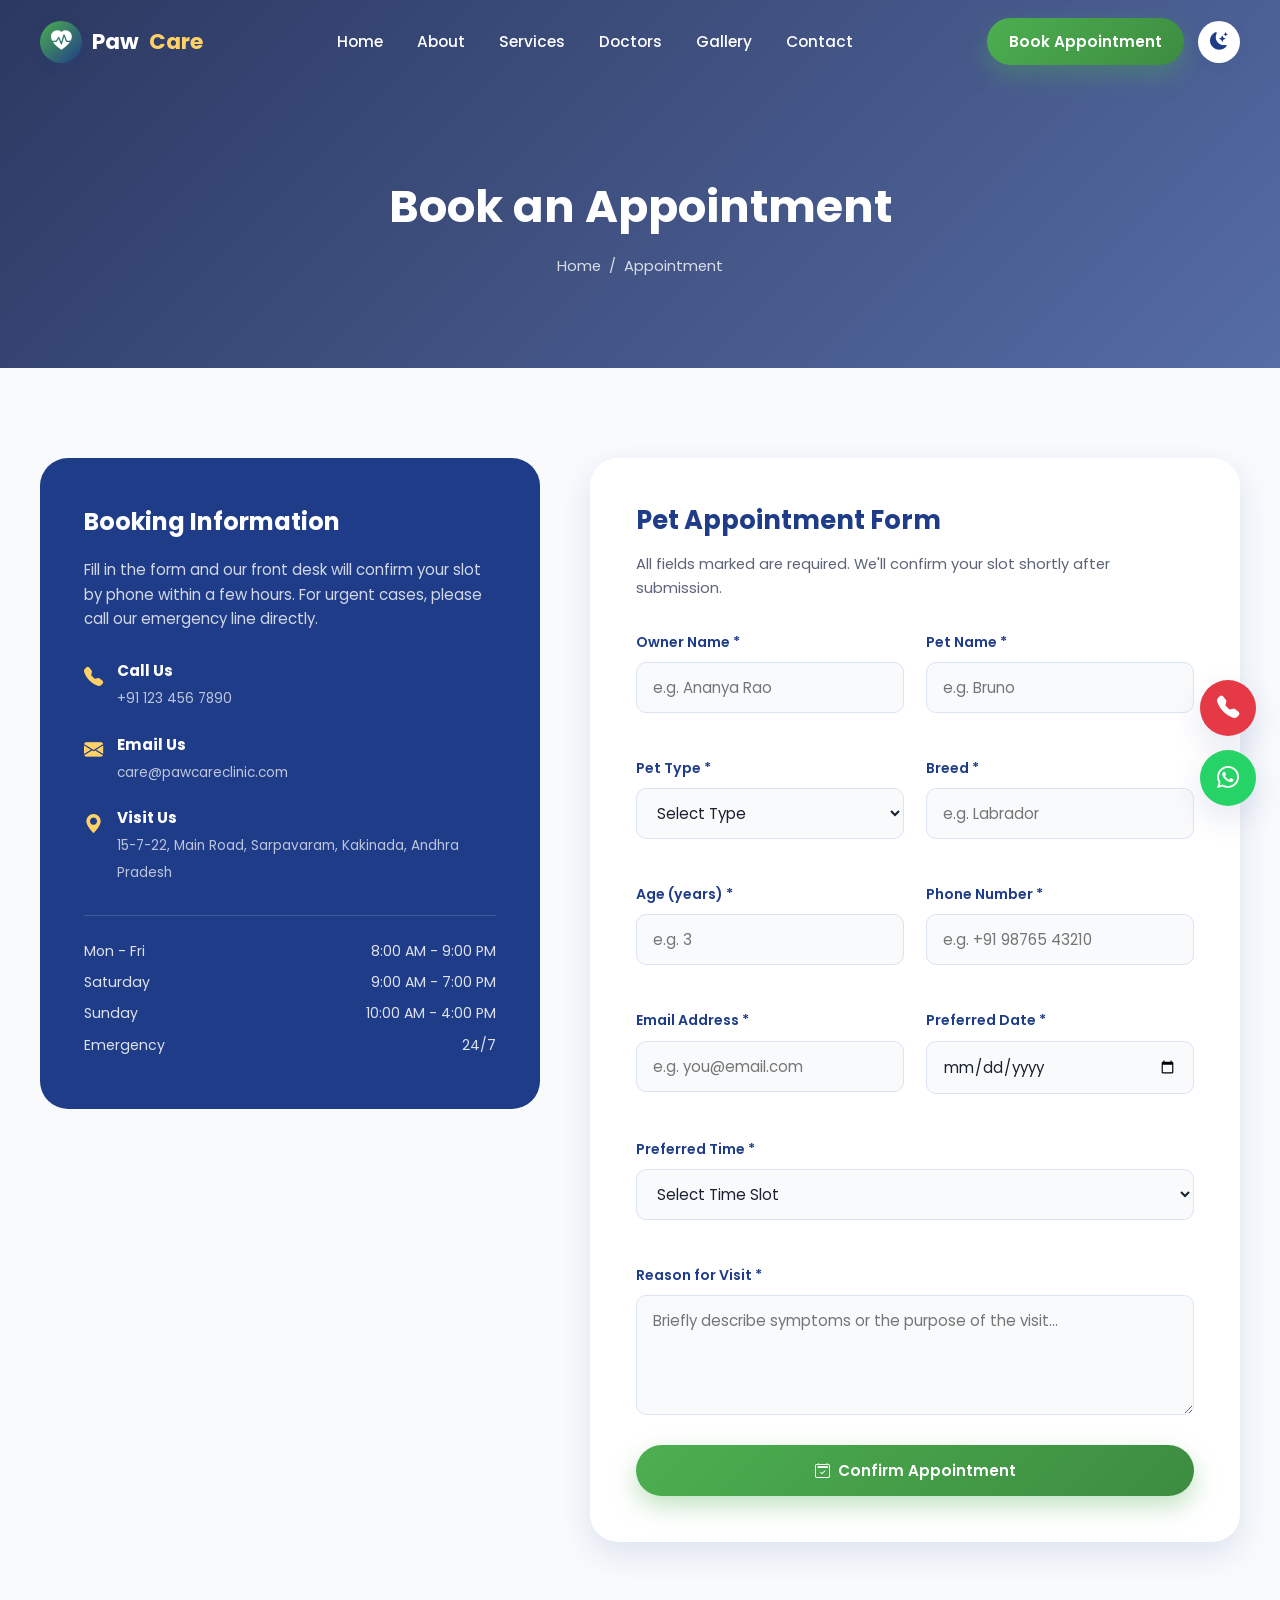
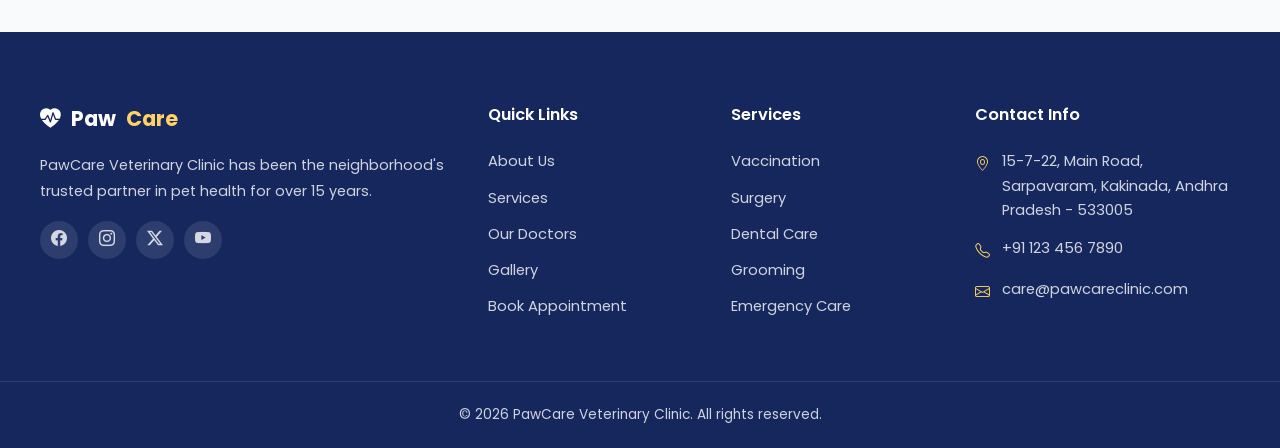
<file: appointment.html>
<!DOCTYPE html>
<html lang="en">
<head>
<meta charset="UTF-8">
<meta name="viewport" content="width=device-width, initial-scale=1.0">
<title>Book an Appointment | PawCare Veterinary Clinic</title>
<link rel="icon" href="https://images.unsplash.com/photo-1517849845537-4d257902861a?q=80&w=64&h=64&fit=crop">
<link rel="preconnect" href="https://fonts.googleapis.com">
<link href="https://fonts.googleapis.com/css2?family=Poppins:wght@300;400;500;600;700&display=swap" rel="stylesheet">
<link rel="stylesheet" href="https://cdn.jsdelivr.net/npm/bootstrap-icons@1.11.3/font/bootstrap-icons.css">
<link rel="stylesheet" href="style.css">
</head>
<body>

<div id="loader"><i class="bi bi-heart-pulse-fill loader-paw"></i></div>

<header class="navbar" id="navbar">
  <div class="container nav-inner">
    <a href="index.html" class="logo"><span class="logo-icon"><i class="bi bi-heart-pulse-fill"></i></span>Paw<span>Care</span></a>
    <nav class="nav-links" id="navLinks">
      <a href="index.html">Home</a>
      <a href="about.html">About</a>
      <a href="services.html">Services</a>
      <a href="doctors.html">Doctors</a>
      <a href="gallery.html">Gallery</a>
      <a href="contact.html">Contact</a>
    </nav>
    <div class="nav-actions">
      <a href="appointment.html" class="btn btn-primary" style="padding:11px 22px;">Book Appointment</a>
      <button class="theme-toggle" id="themeToggle" aria-label="Toggle dark mode"><i class="bi bi-moon-stars-fill"></i></button>
      <button class="nav-toggle" id="navToggle" aria-label="Toggle menu"><i class="bi bi-list"></i></button>
    </div>
  </div>
</header>

<section class="page-header">
  <div class="container">
    <h1>Book an Appointment</h1>
    <div class="breadcrumb"><a href="index.html">Home</a> / <span>Appointment</span></div>
  </div>
</section>

<section>
  <div class="container appointment-wrap">

    <!-- Info Panel -->
    <div class="appt-info fade-up">
      <h3>Booking Information</h3>
      <p>Fill in the form and our front desk will confirm your slot by phone within a few hours. For urgent cases, please call our emergency line directly.</p>

      <div class="appt-info-item"><i class="bi bi-telephone-fill"></i><div><h5>Call Us</h5><span>+91 123 456 7890</span></div></div>
      <div class="appt-info-item"><i class="bi bi-envelope-fill"></i><div><h5>Email Us</h5><span>care@pawcareclinic.com</span></div></div>
      <div class="appt-info-item"><i class="bi bi-geo-alt-fill"></i><div><h5>Visit Us</h5><span>15-7-22, Main Road, Sarpavaram, Kakinada, Andhra Pradesh</span></div></div>

      <div class="appt-hours">
        <div class="hrow"><span>Mon - Fri</span><span>8:00 AM - 9:00 PM</span></div>
        <div class="hrow"><span>Saturday</span><span>9:00 AM - 7:00 PM</span></div>
        <div class="hrow"><span>Sunday</span><span>10:00 AM - 4:00 PM</span></div>
        <div class="hrow"><span>Emergency</span><span>24/7</span></div>
      </div>
    </div>

    <!-- Booking Form -->
    <div class="form-card fade-up">
      <h3 class="section-title" style="font-size:1.6rem;">Pet Appointment Form</h3>
      <p style="color:var(--text-light);margin-bottom:30px;font-size:.92rem;">All fields marked are required. We'll confirm your slot shortly after submission.</p>

      <form id="appointmentForm" novalidate>
        <div class="form-grid">
          <div class="form-group">
            <label for="ownerName">Owner Name *</label>
            <input type="text" id="ownerName" placeholder="e.g. Ananya Rao">
            <span class="error-msg">Please enter your name.</span>
          </div>
          <div class="form-group">
            <label for="petName">Pet Name *</label>
            <input type="text" id="petName" placeholder="e.g. Bruno">
            <span class="error-msg">Please enter your pet's name.</span>
          </div>
          <div class="form-group">
            <label for="petType">Pet Type *</label>
            <select id="petType">
              <option value="">Select Type</option>
              <option>Dog</option><option>Cat</option><option>Bird</option>
              <option>Rabbit</option><option>Other</option>
            </select>
            <span class="error-msg">Please select a pet type.</span>
          </div>
          <div class="form-group">
            <label for="breed">Breed *</label>
            <input type="text" id="breed" placeholder="e.g. Labrador">
            <span class="error-msg">Please enter the breed.</span>
          </div>
          <div class="form-group">
            <label for="petAge">Age (years) *</label>
            <input type="number" id="petAge" min="0" max="40" placeholder="e.g. 3">
            <span class="error-msg">Please enter a valid age.</span>
          </div>
          <div class="form-group">
            <label for="phone">Phone Number *</label>
            <input type="tel" id="phone" placeholder="e.g. +91 98765 43210">
            <span class="error-msg">Please enter a valid phone number.</span>
          </div>
          <div class="form-group">
            <label for="email">Email Address *</label>
            <input type="email" id="email" placeholder="e.g. you@email.com">
            <span class="error-msg">Please enter a valid email.</span>
          </div>
          <div class="form-group">
            <label for="apptDate">Preferred Date *</label>
            <input type="date" id="apptDate">
            <span class="error-msg">Please choose a date.</span>
          </div>
          <div class="form-group full">
            <label for="apptTime">Preferred Time *</label>
            <select id="apptTime">
              <option value="">Select Time Slot</option>
              <option>09:00 AM - 10:00 AM</option>
              <option>10:00 AM - 11:00 AM</option>
              <option>11:00 AM - 12:00 PM</option>
              <option>02:00 PM - 03:00 PM</option>
              <option>04:00 PM - 05:00 PM</option>
              <option>06:00 PM - 07:00 PM</option>
            </select>
            <span class="error-msg">Please choose a time slot.</span>
          </div>
          <div class="form-group full">
            <label for="reason">Reason for Visit *</label>
            <textarea id="reason" rows="4" placeholder="Briefly describe symptoms or the purpose of the visit..."></textarea>
            <span class="error-msg">Please tell us the reason for the visit.</span>
          </div>
        </div>
        <button type="submit" class="btn btn-primary btn-block"><i class="bi bi-calendar2-check"></i> Confirm Appointment</button>
      </form>
    </div>
  </div>
</section>

<!-- Success Modal -->
<div class="modal-overlay" id="successModal">
  <div class="modal-box">
    <div class="modal-icon"><i class="bi bi-check-lg"></i></div>
    <h3>Appointment Requested!</h3>
    <p>Thank you! We've received your booking request and our team will call you shortly to confirm the slot.</p>
    <button class="btn btn-primary btn-block" onclick="closeSuccessModal()">Done</button>
  </div>
</div>

<footer>
  <div class="container footer-grid">
    <div class="footer-col">
      <a href="index.html" class="footer-logo"><i class="bi bi-heart-pulse-fill"></i> Paw<span>Care</span></a>
      <p>PawCare Veterinary Clinic has been the neighborhood's trusted partner in pet health for over 15 years.</p>
      <div class="social-icons">
        <a href="#"><i class="bi bi-facebook"></i></a><a href="#"><i class="bi bi-instagram"></i></a>
        <a href="#"><i class="bi bi-twitter-x"></i></a><a href="#"><i class="bi bi-youtube"></i></a>
      </div>
    </div>
    <div class="footer-col"><h5>Quick Links</h5><ul>
      <li><a href="about.html">About Us</a></li><li><a href="services.html">Services</a></li>
      <li><a href="doctors.html">Our Doctors</a></li><li><a href="gallery.html">Gallery</a></li>
      <li><a href="appointment.html">Book Appointment</a></li></ul>
    </div>
    <div class="footer-col"><h5>Services</h5><ul>
      <li><a href="services.html">Vaccination</a></li><li><a href="services.html">Surgery</a></li>
      <li><a href="services.html">Dental Care</a></li><li><a href="services.html">Grooming</a></li>
      <li><a href="services.html">Emergency Care</a></li></ul>
    </div>
    <div class="footer-col"><h5>Contact Info</h5>
      <div class="footer-contact-item"><i class="bi bi-geo-alt"></i><span>15-7-22, Main Road, Sarpavaram, Kakinada, Andhra Pradesh - 533005</span></div>
      <div class="footer-contact-item"><i class="bi bi-telephone"></i><span>+91 123 456 7890</span></div>
      <div class="footer-contact-item"><i class="bi bi-envelope"></i><span>care@pawcareclinic.com</span></div>
    </div>
  </div>
  <div class="footer-bottom">&copy; 2026 PawCare Veterinary Clinic. All rights reserved.</div>
</footer>

<div class="floating-btns">
  <a href="tel:+911234567890" class="float-btn emergency-btn" aria-label="Emergency Call"><i class="bi bi-telephone-fill"></i></a>
  <a href="https://wa.me/911234567890" target="_blank" class="float-btn whatsapp-btn" aria-label="WhatsApp"><i class="bi bi-whatsapp"></i></a>
  <button class="float-btn back-to-top" id="backToTop" aria-label="Back to top"><i class="bi bi-arrow-up"></i></button>
</div>

<script src="js/script.js"></script>
</body>
</html>
</file>
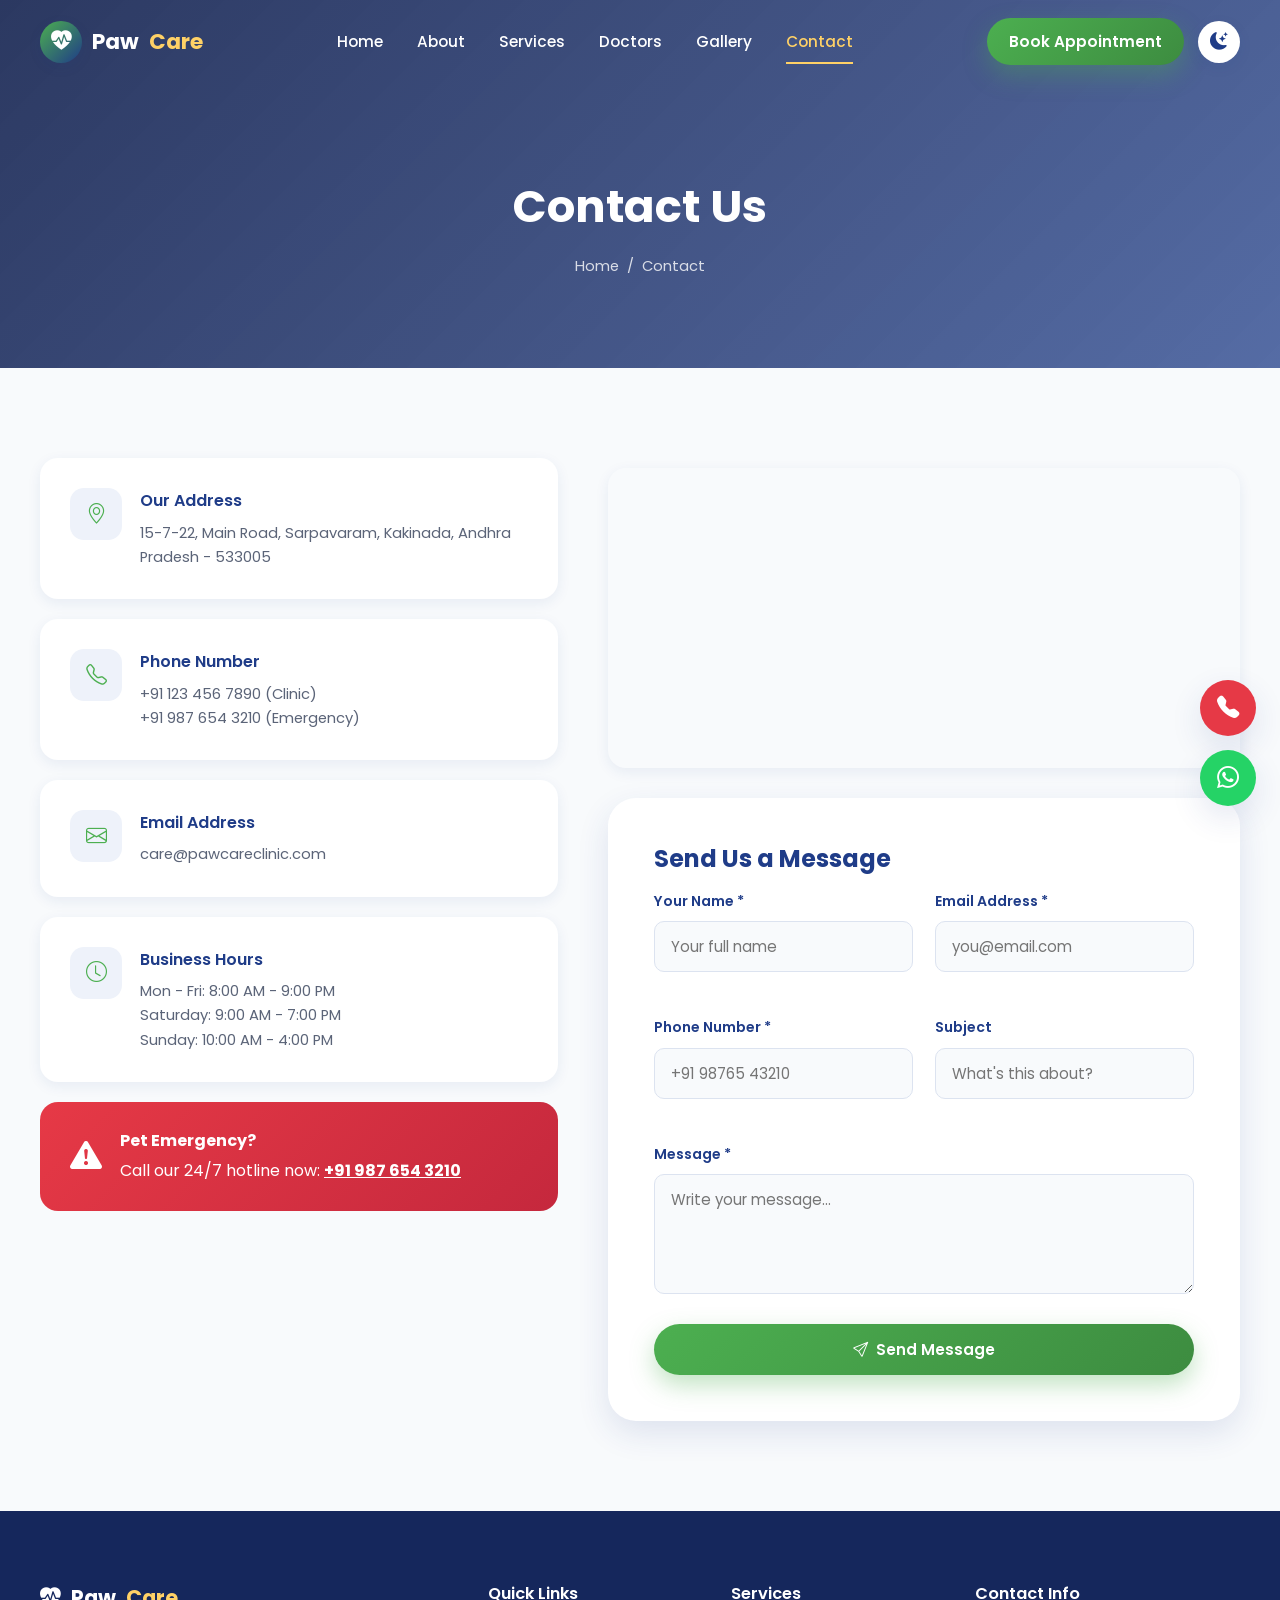
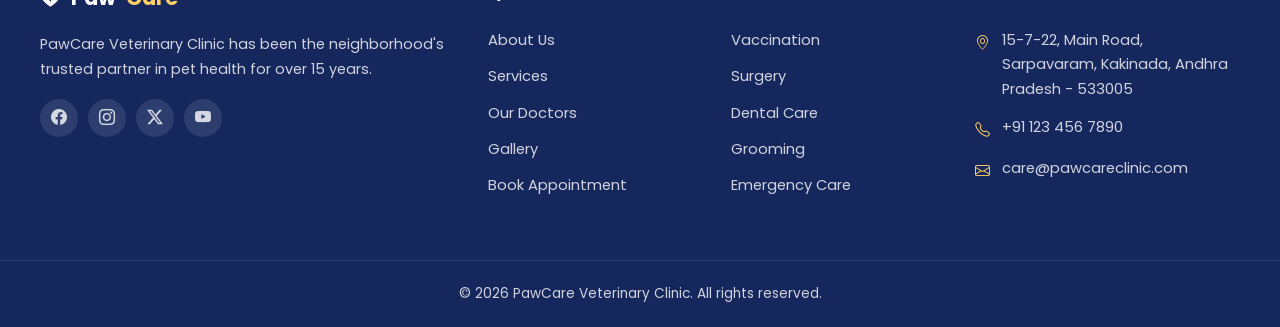
<file: contact.html>
<!DOCTYPE html>
<html lang="en">
<head>
<meta charset="UTF-8">
<meta name="viewport" content="width=device-width, initial-scale=1.0">
<title>Contact Us | PawCare Veterinary Clinic</title>
<link rel="icon" href="https://images.unsplash.com/photo-1517849845537-4d257902861a?q=80&w=64&h=64&fit=crop">
<link rel="preconnect" href="https://fonts.googleapis.com">
<link href="https://fonts.googleapis.com/css2?family=Poppins:wght@300;400;500;600;700&display=swap" rel="stylesheet">
<link rel="stylesheet" href="https://cdn.jsdelivr.net/npm/bootstrap-icons@1.11.3/font/bootstrap-icons.css">
<link rel="stylesheet" href="style.css">
</head>
<body>

<div id="loader"><i class="bi bi-heart-pulse-fill loader-paw"></i></div>

<header class="navbar" id="navbar">
  <div class="container nav-inner">
    <a href="index.html" class="logo"><span class="logo-icon"><i class="bi bi-heart-pulse-fill"></i></span>Paw<span>Care</span></a>
    <nav class="nav-links" id="navLinks">
      <a href="index.html">Home</a>
      <a href="about.html">About</a>
      <a href="services.html">Services</a>
      <a href="doctors.html">Doctors</a>
      <a href="gallery.html">Gallery</a>
      <a href="contact.html">Contact</a>
    </nav>
    <div class="nav-actions">
      <a href="appointment.html" class="btn btn-primary" style="padding:11px 22px;">Book Appointment</a>
      <button class="theme-toggle" id="themeToggle" aria-label="Toggle dark mode"><i class="bi bi-moon-stars-fill"></i></button>
      <button class="nav-toggle" id="navToggle" aria-label="Toggle menu"><i class="bi bi-list"></i></button>
    </div>
  </div>
</header>

<section class="page-header">
  <div class="container">
    <h1>Contact Us</h1>
    <div class="breadcrumb"><a href="index.html">Home</a> / <span>Contact</span></div>
  </div>
</section>

<section>
  <div class="container contact-grid">

    <!-- Contact details -->
    <div>
      <div class="contact-card fade-up">
        <div class="icon-box"><i class="bi bi-geo-alt"></i></div>
        <div><h4>Our Address</h4><p>15-7-22, Main Road, Sarpavaram, Kakinada, Andhra Pradesh - 533005</p></div>
      </div>
      <div class="contact-card fade-up">
        <div class="icon-box"><i class="bi bi-telephone"></i></div>
        <div><h4>Phone Number</h4><p>+91 123 456 7890 (Clinic)<br>+91 987 654 3210 (Emergency)</p></div>
      </div>
      <div class="contact-card fade-up">
        <div class="icon-box"><i class="bi bi-envelope"></i></div>
        <div><h4>Email Address</h4><p>care@pawcareclinic.com</p></div>
      </div>
      <div class="contact-card fade-up">
        <div class="icon-box"><i class="bi bi-clock"></i></div>
        <div>
          <h4>Business Hours</h4>
          <p>Mon - Fri: 8:00 AM - 9:00 PM<br>Saturday: 9:00 AM - 7:00 PM<br>Sunday: 10:00 AM - 4:00 PM</p>
        </div>
      </div>

      <div class="emergency-banner fade-up">
        <i class="bi bi-exclamation-triangle-fill"></i>
        <div><h4>Pet Emergency?</h4>Call our 24/7 hotline now: <a href="tel:+919876543210">+91 987 654 3210</a></div>
      </div>
    </div>

    <!-- Map + Form -->
    <div>
      <div class="map-wrap fade-up">
        <iframe src="https://www.google.com/maps?q=Kakinada,Andhra+Pradesh&output=embed" loading="lazy" referrerpolicy="no-referrer-when-downgrade" title="PawCare Clinic Location"></iframe>
      </div>

      <div class="form-card fade-up" style="margin-top:30px;">
        <h3 class="section-title" style="font-size:1.5rem;">Send Us a Message</h3>
        <form id="contactForm" novalidate>
          <div class="form-grid">
            <div class="form-group">
              <label for="cName">Your Name *</label>
              <input type="text" id="cName" placeholder="Your full name">
              <span class="error-msg">Please enter your name.</span>
            </div>
            <div class="form-group">
              <label for="cEmail">Email Address *</label>
              <input type="email" id="cEmail" placeholder="you@email.com">
              <span class="error-msg">Please enter a valid email.</span>
            </div>
            <div class="form-group">
              <label for="cPhone">Phone Number *</label>
              <input type="tel" id="cPhone" placeholder="+91 98765 43210">
              <span class="error-msg">Please enter a valid phone number.</span>
            </div>
            <div class="form-group">
              <label for="cSubject">Subject</label>
              <input type="text" id="cSubject" placeholder="What's this about?">
            </div>
            <div class="form-group full">
              <label for="cMessage">Message *</label>
              <textarea id="cMessage" rows="4" placeholder="Write your message..."></textarea>
              <span class="error-msg">Please enter a message.</span>
            </div>
          </div>
          <button type="submit" class="btn btn-primary btn-block"><i class="bi bi-send"></i> Send Message</button>
        </form>
      </div>
    </div>
  </div>
</section>

<!-- Success Modal -->
<div class="modal-overlay" id="successModal">
  <div class="modal-box">
    <div class="modal-icon"><i class="bi bi-check-lg"></i></div>
    <h3>Message Sent!</h3>
    <p>Thanks for reaching out — our team will get back to you within 24 hours.</p>
    <button class="btn btn-primary btn-block" onclick="closeSuccessModal()">Done</button>
  </div>
</div>

<footer>
  <div class="container footer-grid">
    <div class="footer-col">
      <a href="index.html" class="footer-logo"><i class="bi bi-heart-pulse-fill"></i> Paw<span>Care</span></a>
      <p>PawCare Veterinary Clinic has been the neighborhood's trusted partner in pet health for over 15 years.</p>
      <div class="social-icons">
        <a href="#"><i class="bi bi-facebook"></i></a><a href="#"><i class="bi bi-instagram"></i></a>
        <a href="#"><i class="bi bi-twitter-x"></i></a><a href="#"><i class="bi bi-youtube"></i></a>
      </div>
    </div>
    <div class="footer-col"><h5>Quick Links</h5><ul>
      <li><a href="about.html">About Us</a></li><li><a href="services.html">Services</a></li>
      <li><a href="doctors.html">Our Doctors</a></li><li><a href="gallery.html">Gallery</a></li>
      <li><a href="appointment.html">Book Appointment</a></li></ul>
    </div>
    <div class="footer-col"><h5>Services</h5><ul>
      <li><a href="services.html">Vaccination</a></li><li><a href="services.html">Surgery</a></li>
      <li><a href="services.html">Dental Care</a></li><li><a href="services.html">Grooming</a></li>
      <li><a href="services.html">Emergency Care</a></li></ul>
    </div>
    <div class="footer-col"><h5>Contact Info</h5>
      <div class="footer-contact-item"><i class="bi bi-geo-alt"></i><span>15-7-22, Main Road, Sarpavaram, Kakinada, Andhra Pradesh - 533005</span></div>
      <div class="footer-contact-item"><i class="bi bi-telephone"></i><span>+91 123 456 7890</span></div>
      <div class="footer-contact-item"><i class="bi bi-envelope"></i><span>care@pawcareclinic.com</span></div>
    </div>
  </div>
  <div class="footer-bottom">&copy; 2026 PawCare Veterinary Clinic. All rights reserved.</div>
</footer>

<div class="floating-btns">
  <a href="tel:+911234567890" class="float-btn emergency-btn" aria-label="Emergency Call"><i class="bi bi-telephone-fill"></i></a>
  <a href="https://wa.me/911234567890" target="_blank" class="float-btn whatsapp-btn" aria-label="WhatsApp"><i class="bi bi-whatsapp"></i></a>
  <button class="float-btn back-to-top" id="backToTop" aria-label="Back to top"><i class="bi bi-arrow-up"></i></button>
</div>

<script src="js/script.js"></script>
</body>
</html>
</file>
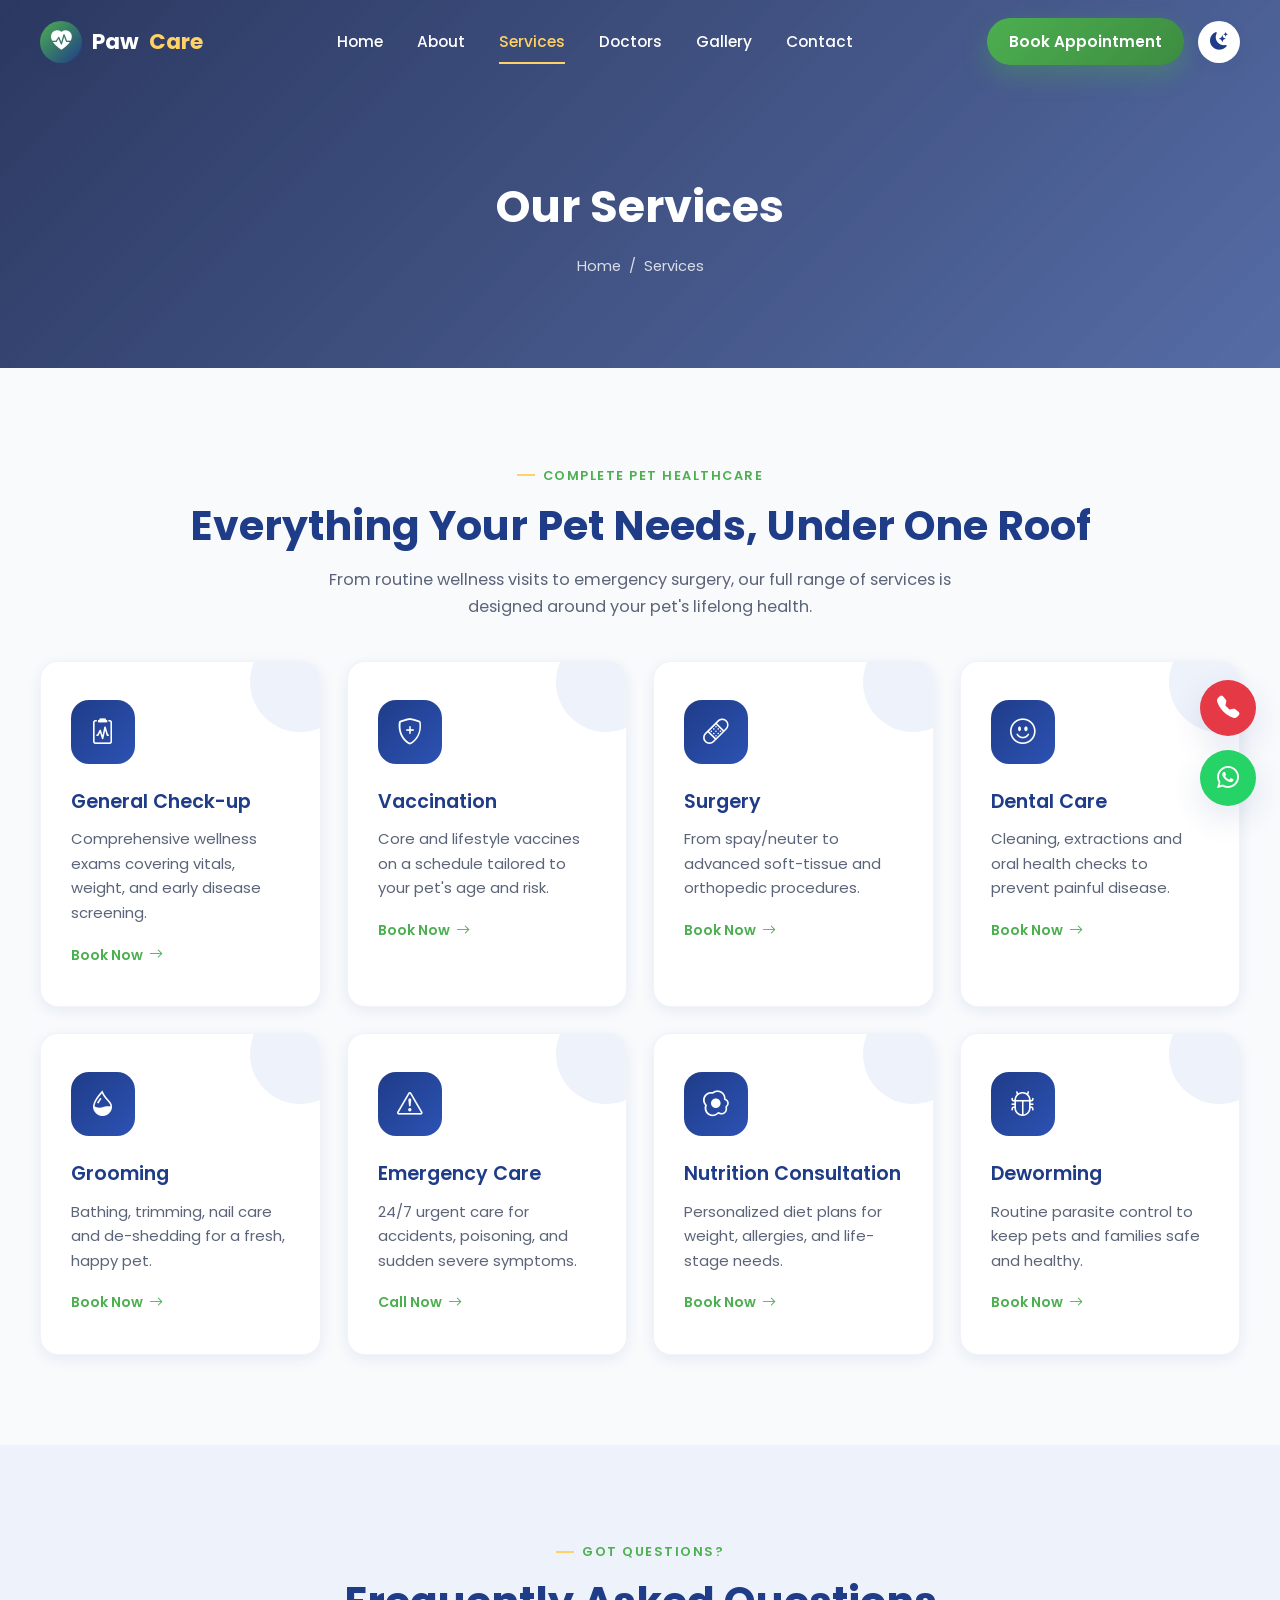
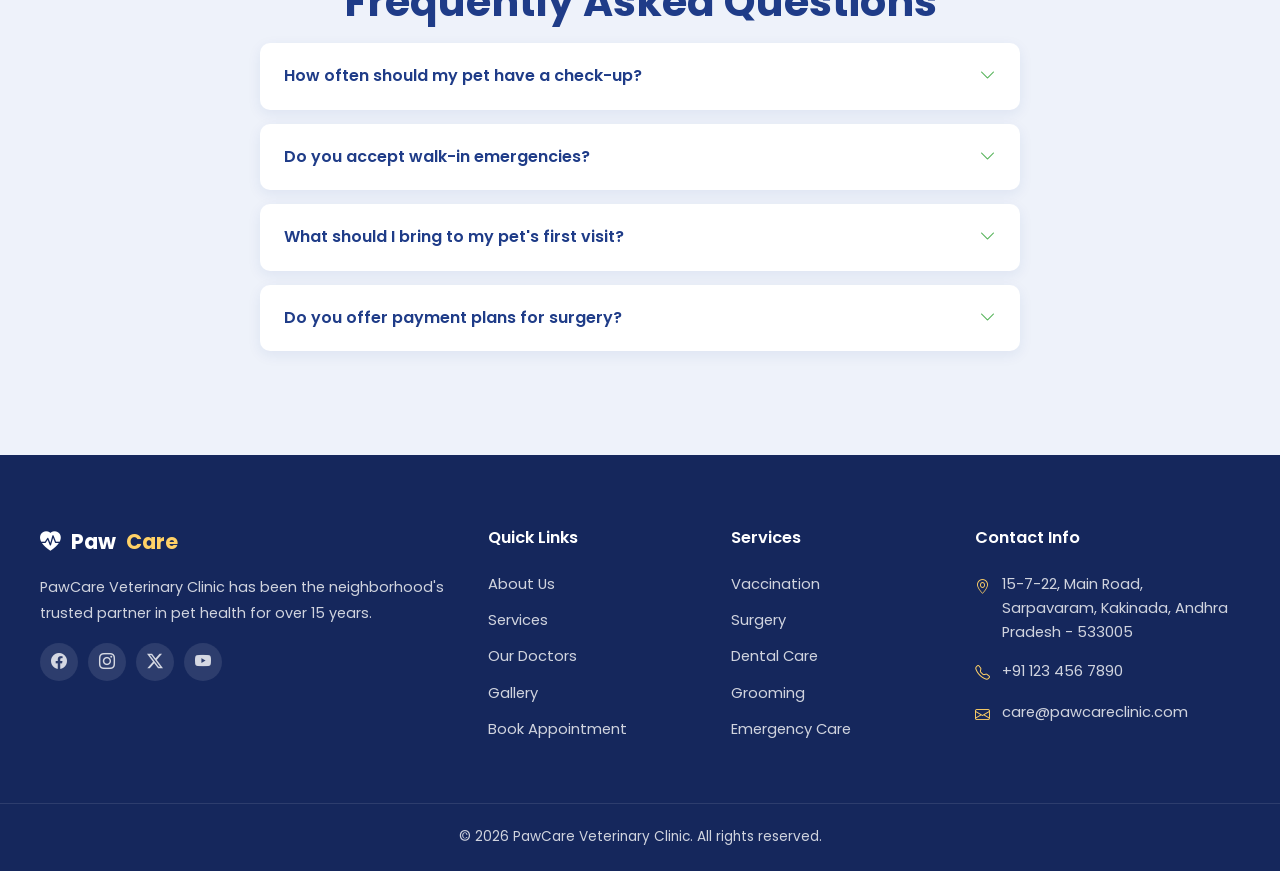
<file: services.html>
<!DOCTYPE html>
<html lang="en">
<head>
<meta charset="UTF-8">
<meta name="viewport" content="width=device-width, initial-scale=1.0">
<title>Our Services | PawCare Veterinary Clinic</title>
<link rel="icon" href="https://images.unsplash.com/photo-1517849845537-4d257902861a?q=80&w=64&h=64&fit=crop">
<link rel="preconnect" href="https://fonts.googleapis.com">
<link href="https://fonts.googleapis.com/css2?family=Poppins:wght@300;400;500;600;700&display=swap" rel="stylesheet">
<link rel="stylesheet" href="https://cdn.jsdelivr.net/npm/bootstrap-icons@1.11.3/font/bootstrap-icons.css">
<link rel="stylesheet" href="style.css">
</head>
<body>

<div id="loader"><i class="bi bi-heart-pulse-fill loader-paw"></i></div>

<header class="navbar" id="navbar">
  <div class="container nav-inner">
    <a href="index.html" class="logo"><span class="logo-icon"><i class="bi bi-heart-pulse-fill"></i></span>Paw<span>Care</span></a>
    <nav class="nav-links" id="navLinks">
      <a href="index.html">Home</a>
      <a href="about.html">About</a>
      <a href="services.html">Services</a>
      <a href="doctors.html">Doctors</a>
      <a href="gallery.html">Gallery</a>
      <a href="contact.html">Contact</a>
    </nav>
    <div class="nav-actions">
      <a href="appointment.html" class="btn btn-primary" style="padding:11px 22px;">Book Appointment</a>
      <button class="theme-toggle" id="themeToggle" aria-label="Toggle dark mode"><i class="bi bi-moon-stars-fill"></i></button>
      <button class="nav-toggle" id="navToggle" aria-label="Toggle menu"><i class="bi bi-list"></i></button>
    </div>
  </div>
</header>

<section class="page-header">
  <div class="container">
    <h1>Our Services</h1>
    <div class="breadcrumb"><a href="index.html">Home</a> / <span>Services</span></div>
  </div>
</section>

<section>
  <div class="container">
    <div class="text-center" style="text-align:center;">
      <span class="section-label" style="justify-content:center;">Complete Pet Healthcare</span>
      <h2 class="section-title">Everything Your Pet Needs, Under One Roof</h2>
      <p class="section-sub" style="margin-inline:auto;">From routine wellness visits to emergency surgery, our full range of services is designed around your pet's lifelong health.</p>
    </div>

    <div class="grid-4">
      <div class="service-card fade-up">
        <div class="service-icon"><i class="bi bi-clipboard2-pulse"></i></div>
        <h3>General Check-up</h3>
        <p>Comprehensive wellness exams covering vitals, weight, and early disease screening.</p>
        <a href="appointment.html" class="service-link">Book Now <i class="bi bi-arrow-right"></i></a>
      </div>
      <div class="service-card fade-up">
        <div class="service-icon"><i class="bi bi-shield-plus"></i></div>
        <h3>Vaccination</h3>
        <p>Core and lifestyle vaccines on a schedule tailored to your pet's age and risk.</p>
        <a href="appointment.html" class="service-link">Book Now <i class="bi bi-arrow-right"></i></a>
      </div>
      <div class="service-card fade-up">
        <div class="service-icon"><i class="bi bi-bandaid"></i></div>
        <h3>Surgery</h3>
        <p>From spay/neuter to advanced soft-tissue and orthopedic procedures.</p>
        <a href="appointment.html" class="service-link">Book Now <i class="bi bi-arrow-right"></i></a>
      </div>
      <div class="service-card fade-up">
        <div class="service-icon"><i class="bi bi-emoji-smile"></i></div>
        <h3>Dental Care</h3>
        <p>Cleaning, extractions and oral health checks to prevent painful disease.</p>
        <a href="appointment.html" class="service-link">Book Now <i class="bi bi-arrow-right"></i></a>
      </div>
      <div class="service-card fade-up">
        <div class="service-icon"><i class="bi bi-droplet-half"></i></div>
        <h3>Grooming</h3>
        <p>Bathing, trimming, nail care and de-shedding for a fresh, happy pet.</p>
        <a href="appointment.html" class="service-link">Book Now <i class="bi bi-arrow-right"></i></a>
      </div>
      <div class="service-card fade-up">
        <div class="service-icon"><i class="bi bi-exclamation-triangle"></i></div>
        <h3>Emergency Care</h3>
        <p>24/7 urgent care for accidents, poisoning, and sudden severe symptoms.</p>
        <a href="contact.html" class="service-link">Call Now <i class="bi bi-arrow-right"></i></a>
      </div>
      <div class="service-card fade-up">
        <div class="service-icon"><i class="bi bi-egg-fried"></i></div>
        <h3>Nutrition Consultation</h3>
        <p>Personalized diet plans for weight, allergies, and life-stage needs.</p>
        <a href="appointment.html" class="service-link">Book Now <i class="bi bi-arrow-right"></i></a>
      </div>
      <div class="service-card fade-up">
        <div class="service-icon"><i class="bi bi-bug"></i></div>
        <h3>Deworming</h3>
        <p>Routine parasite control to keep pets and families safe and healthy.</p>
        <a href="appointment.html" class="service-link">Book Now <i class="bi bi-arrow-right"></i></a>
      </div>
    </div>
  </div>
</section>

<!-- FAQ -->
<section style="background:var(--bg-alt);">
  <div class="container" style="max-width:800px;">
    <div class="text-center" style="text-align:center;">
      <span class="section-label" style="justify-content:center;">Got Questions?</span>
      <h2 class="section-title">Frequently Asked Questions</h2>
    </div>
    <div class="faq-item">
      <div class="faq-q">How often should my pet have a check-up? <i class="bi bi-chevron-down"></i></div>
      <div class="faq-a"><p>We recommend an annual wellness exam for healthy adult pets, and twice-yearly visits for puppies, kittens and senior pets.</p></div>
    </div>
    <div class="faq-item">
      <div class="faq-q">Do you accept walk-in emergencies? <i class="bi bi-chevron-down"></i></div>
      <div class="faq-a"><p>Yes — our emergency line operates 24/7 and walk-ins are always seen, though calling ahead helps us prepare.</p></div>
    </div>
    <div class="faq-item">
      <div class="faq-q">What should I bring to my pet's first visit? <i class="bi bi-chevron-down"></i></div>
      <div class="faq-a"><p>Please bring any previous medical records, current medications, and a stool sample if requested for parasite screening.</p></div>
    </div>
    <div class="faq-item">
      <div class="faq-q">Do you offer payment plans for surgery? <i class="bi bi-chevron-down"></i></div>
      <div class="faq-a"><p>Yes, we offer flexible payment options for major procedures — speak to our front desk team for details.</p></div>
    </div>
  </div>
</section>

<footer>
  <div class="container footer-grid">
    <div class="footer-col">
      <a href="index.html" class="footer-logo"><i class="bi bi-heart-pulse-fill"></i> Paw<span>Care</span></a>
      <p>PawCare Veterinary Clinic has been the neighborhood's trusted partner in pet health for over 15 years.</p>
      <div class="social-icons">
        <a href="#"><i class="bi bi-facebook"></i></a><a href="#"><i class="bi bi-instagram"></i></a>
        <a href="#"><i class="bi bi-twitter-x"></i></a><a href="#"><i class="bi bi-youtube"></i></a>
      </div>
    </div>
    <div class="footer-col"><h5>Quick Links</h5><ul>
      <li><a href="about.html">About Us</a></li><li><a href="services.html">Services</a></li>
      <li><a href="doctors.html">Our Doctors</a></li><li><a href="gallery.html">Gallery</a></li>
      <li><a href="appointment.html">Book Appointment</a></li></ul>
    </div>
    <div class="footer-col"><h5>Services</h5><ul>
      <li><a href="services.html">Vaccination</a></li><li><a href="services.html">Surgery</a></li>
      <li><a href="services.html">Dental Care</a></li><li><a href="services.html">Grooming</a></li>
      <li><a href="services.html">Emergency Care</a></li></ul>
    </div>
    <div class="footer-col"><h5>Contact Info</h5>
      <div class="footer-contact-item"><i class="bi bi-geo-alt"></i><span>15-7-22, Main Road, Sarpavaram, Kakinada, Andhra Pradesh - 533005</span></div>
      <div class="footer-contact-item"><i class="bi bi-telephone"></i><span>+91 123 456 7890</span></div>
      <div class="footer-contact-item"><i class="bi bi-envelope"></i><span>care@pawcareclinic.com</span></div>
    </div>
  </div>
  <div class="footer-bottom">&copy; 2026 PawCare Veterinary Clinic. All rights reserved.</div>
</footer>

<div class="floating-btns">
  <a href="tel:+911234567890" class="float-btn emergency-btn" aria-label="Emergency Call"><i class="bi bi-telephone-fill"></i></a>
  <a href="https://wa.me/911234567890" target="_blank" class="float-btn whatsapp-btn" aria-label="WhatsApp"><i class="bi bi-whatsapp"></i></a>
  <button class="float-btn back-to-top" id="backToTop" aria-label="Back to top"><i class="bi bi-arrow-up"></i></button>
</div>

<script src="js/script.js"></script>
</body>
</html>
</file>
<file: style.css>
:root{
  /* Brand palette */
  --primary:#1F3C88;
  --primary-dark:#15275c;
  --primary-light:#2c52b3;
  --secondary:#4CAF50;
  --secondary-dark:#3d8c40;
  --accent:#FFD166;
  --bg:#F8FAFC;
  --bg-alt:#EEF2FA;
  --text:#1B2030;
  --text-light:#5B6478;
  --white:#ffffff;
  --radius-sm:10px;
  --radius:18px;
  --radius-lg:28px;
  --shadow-sm:0 4px 14px rgba(31,60,136,0.08);
  --shadow:0 12px 32px rgba(31,60,136,0.12);
  --shadow-lg:0 24px 60px rgba(31,60,136,0.18);
  --transition:.3s cubic-bezier(.4,0,.2,1);
}

/* Dark mode tokens — Gold & Black "Spark" theme */
body.dark-mode{
  --bg:#0a0a0a;
  --bg-alt:#141210;
  --text:#F5E9CC;
  --text-light:#C4AE7A;
  --white:#171411;
  --primary:#D4AF37;
  --primary-dark:#7a611a;
  --primary-light:#F2CB5E;
  --secondary:#FFD700;
  --secondary-dark:#caa700;
  --accent:#FFD166;
  --shadow-sm:0 4px 18px rgba(212,175,55,0.18);
  --shadow:0 14px 34px rgba(212,175,55,0.22);
  --shadow-lg:0 26px 60px rgba(212,175,55,0.3);
}
/* subtle gold-spark glow accents only in dark mode */
body.dark-mode .service-card,
body.dark-mode .doctor-card,
body.dark-mode .testimonial-card,
body.dark-mode .value-card,
body.dark-mode .form-card,
body.dark-mode .contact-card,
body.dark-mode .faq-item{
  border:1px solid rgba(212,175,55,0.25);
}
body.dark-mode .service-card:hover,
body.dark-mode .doctor-card:hover,
body.dark-mode .value-card:hover{
  box-shadow:0 0 0 1px rgba(212,175,55,.4), 0 20px 50px rgba(212,175,55,.25);
}
body.dark-mode .service-icon{
  background:linear-gradient(135deg,#D4AF37,#7a611a);
  color:#0a0a0a;
}
body.dark-mode .service-card:hover .service-icon{
  background:linear-gradient(135deg,#FFD700,#D4AF37);
  box-shadow:0 0 20px rgba(255,215,0,.5);
}
body.dark-mode .btn-primary{
  background:linear-gradient(135deg,#FFD700,#D4AF37);
  color:#100d05;
  box-shadow:0 10px 28px rgba(255,215,0,.35);
}
body.dark-mode .btn-accent{
  background:linear-gradient(135deg,#F2CB5E,#D4AF37);
  color:#100d05;
}
body.dark-mode .stats{
  background:#0a0a0a;
  border-top:1px solid rgba(212,175,55,.25);
  border-bottom:1px solid rgba(212,175,55,.25);
}
body.dark-mode .nav-links a.active,
body.dark-mode .nav-links a:hover{color:#FFD700;}
body.dark-mode footer{background:#070605;border-top:1px solid rgba(212,175,55,.2);}
body.dark-mode .float-btn.emergency-btn{box-shadow:0 0 22px rgba(230,57,70,.5);}
body.dark-mode .float-btn.whatsapp-btn{box-shadow:0 0 22px rgba(37,211,102,.4);}
body.dark-mode .logo-icon{box-shadow:0 0 18px rgba(212,175,55,.5);}

*{margin:0;padding:0;box-sizing:border-box;}

html{scroll-behavior:smooth;}

body{
  font-family:'Poppins',sans-serif;
  background:var(--bg);
  color:var(--text);
  line-height:1.65;
  overflow-x:hidden;
  transition:background var(--transition),color var(--transition);
}

img{max-width:100%;display:block;}
a{text-decoration:none;color:inherit;}
ul{list-style:none;}
button{font-family:inherit;cursor:pointer;border:none;}

.container{
  width:100%;
  max-width:1240px;
  margin:0 auto;
  padding:0 20px;
}

section{padding:90px 0;}

.section-label{
  display:inline-flex;
  align-items:center;
  gap:8px;
  color:var(--secondary);
  font-weight:600;
  letter-spacing:1.5px;
  text-transform:uppercase;
  font-size:.8rem;
  margin-bottom:14px;
}
.section-label::before{
  content:"";
  width:18px;height:2px;
  background:var(--accent);
  display:inline-block;
}

.section-title{
  font-size:clamp(1.8rem,3.2vw,2.6rem);
  font-weight:700;
  color:var(--primary);
  margin-bottom:16px;
  line-height:1.25;
}
body.dark-mode .section-title{color:var(--accent);}

.section-sub{
  color:var(--text-light);
  max-width:640px;
  margin-bottom:40px;
  font-size:1.02rem;
}
.text-center{text-align:center;margin-left:auto;margin-right:auto;}

/* ---------- Buttons ---------- */
.btn{
  display:inline-flex;
  align-items:center;
  gap:8px;
  padding:14px 30px;
  border-radius:50px;
  font-weight:600;
  font-size:.95rem;
  transition:var(--transition);
  white-space:nowrap;
}
.btn-primary{
  background:linear-gradient(135deg,var(--secondary),var(--secondary-dark));
  color:var(--white);
  box-shadow:0 10px 24px rgba(76,175,80,.35);
}
.btn-primary:hover{transform:translateY(-3px);box-shadow:0 16px 30px rgba(76,175,80,.45);}
.btn-outline{
  background:transparent;
  border:2px solid var(--white);
  color:var(--white);
}
.btn-outline:hover{background:var(--white);color:var(--primary);transform:translateY(-3px);}
.btn-accent{
  background:linear-gradient(135deg,var(--accent),#ffb84d);
  color:var(--primary-dark);
  box-shadow:0 10px 24px rgba(255,209,102,.4);
}
.btn-accent:hover{transform:translateY(-3px);}
.btn-block{width:100%;justify-content:center;}

/* ---------- Loading Screen ---------- */
#loader{
  position:fixed;inset:0;
  background:var(--primary);
  z-index:9999;
  display:flex;align-items:center;justify-content:center;
  transition:opacity .5s ease, visibility .5s ease;
}
#loader.hidden{opacity:0;visibility:hidden;}
.loader-paw{
  font-size:3.2rem;
  color:var(--accent);
  animation:pulsePaw 1s ease-in-out infinite;
}
@keyframes pulsePaw{0%,100%{transform:scale(1);}50%{transform:scale(1.25);}}

/* ---------- Navbar ---------- */
.navbar{
  position:fixed;top:0;left:0;width:100%;
  z-index:1000;
  padding:18px 0;
  transition:var(--transition);
  background:transparent;
}
.navbar.scrolled{
  background:rgba(248,250,252,.92);
  backdrop-filter:blur(10px);
  box-shadow:var(--shadow-sm);
  padding:12px 0;
}
body.dark-mode .navbar.scrolled{background:rgba(16,21,34,.92);}

.nav-inner{display:flex;align-items:center;justify-content:space-between;}

.logo{display:flex;align-items:center;gap:10px;font-weight:700;font-size:1.35rem;color:var(--white);transition:var(--transition);}
.navbar.scrolled .logo{color:var(--primary);}
body.dark-mode .navbar.scrolled .logo{color:var(--accent);}
.logo .logo-icon{
  width:42px;height:42px;
  background:linear-gradient(135deg,var(--secondary),var(--primary));
  border-radius:50%;
  display:flex;align-items:center;justify-content:center;
  color:var(--white);font-size:1.3rem;
  box-shadow:var(--shadow-sm);
}
.logo span{color:var(--accent);}

.nav-links{display:flex;align-items:center;gap:34px;}
.nav-links a{
  font-weight:500;font-size:.96rem;
  color:var(--white);
  position:relative;
  padding:4px 0;
  transition:var(--transition);
}
.navbar.scrolled .nav-links a{color:var(--text);}
body.dark-mode .navbar.scrolled .nav-links a{color:var(--text);}
.nav-links a.active,.nav-links a:hover{color:var(--accent);}
.nav-links a::after{
  content:"";position:absolute;left:0;bottom:-6px;height:2px;width:0;
  background:var(--accent);transition:var(--transition);
}
.nav-links a:hover::after,.nav-links a.active::after{width:100%;}

.nav-actions{display:flex;align-items:center;gap:14px;}
.theme-toggle{
  width:42px;height:42px;border-radius:50%;
  background:var(--white);
  display:flex;align-items:center;justify-content:center;
  color:var(--primary);font-size:1.1rem;
  box-shadow:var(--shadow-sm);
  transition:var(--transition);
}
.theme-toggle:hover{transform:rotate(20deg);}

.nav-toggle{
  display:none;
  width:44px;height:44px;border-radius:10px;
  background:rgba(255,255,255,.15);
  color:var(--white);
  align-items:center;justify-content:center;font-size:1.3rem;
}
.navbar.scrolled .nav-toggle{color:var(--primary);background:rgba(31,60,136,.08);}

/* ---------- Hero ---------- */
.hero{
  position:relative;
  min-height:100vh;
  display:flex;align-items:center;
  background:linear-gradient(135deg,rgba(15,30,75,.88),rgba(31,60,136,.7)),
    url('https://images.unsplash.com/photo-1601979031925-424e53b6caaa?q=80&w=1920') center/cover no-repeat;
  overflow:hidden;
}
.hero::before{
  content:"";position:absolute;inset:0;
  background:radial-gradient(circle at 80% 20%, rgba(255,209,102,.25), transparent 50%);
}
.hero-content{position:relative;z-index:2;color:var(--white);max-width:680px;padding-top:90px;}
.hero-badge{
  display:inline-flex;align-items:center;gap:8px;
  background:rgba(255,255,255,.15);
  border:1px solid rgba(255,255,255,.3);
  padding:8px 18px;border-radius:50px;
  font-size:.85rem;font-weight:500;margin-bottom:24px;
  backdrop-filter:blur(6px);
}
.hero-badge i{color:var(--accent);}
.hero h1{
  font-size:clamp(2.4rem,5vw,3.6rem);
  font-weight:700;
  line-height:1.18;
  margin-bottom:20px;
}
.hero h1 span{color:var(--accent);position:relative;}
.hero p{font-size:1.1rem;color:rgba(255,255,255,.88);max-width:540px;margin-bottom:34px;}
.hero-btns{display:flex;gap:16px;flex-wrap:wrap;margin-bottom:50px;}
.hero-emergency{
  display:inline-flex;align-items:center;gap:10px;
  background:rgba(255,255,255,.1);
  border:1px solid rgba(255,255,255,.25);
  padding:10px 18px;border-radius:50px;
  font-weight:600;font-size:.9rem;
  animation:emergencyGlow 2s infinite;
}
.hero-emergency i{color:#ff6b6b;}
@keyframes emergencyGlow{
  0%,100%{box-shadow:0 0 0 0 rgba(255,107,107,.3);}
  50%{box-shadow:0 0 0 8px rgba(255,107,107,0);}
}
.scroll-indicator{
  position:absolute;bottom:30px;left:50%;transform:translateX(-50%);
  color:var(--white);font-size:1.6rem;opacity:.8;
  animation:bounce 2s infinite;z-index:2;
}
@keyframes bounce{0%,100%{transform:translate(-50%,0);}50%{transform:translate(-50%,10px);}}

/* ---------- Stats ---------- */
.stats{
  background:var(--primary);
  padding:60px 0;
  margin-top:-1px;
}
.stats-grid{display:grid;grid-template-columns:repeat(4,1fr);gap:30px;text-align:center;}
.stat-item i{font-size:1.8rem;color:var(--accent);margin-bottom:10px;}
.stat-num{font-size:2.4rem;font-weight:700;color:var(--white);}
.stat-label{color:rgba(255,255,255,.75);font-size:.9rem;letter-spacing:.5px;}

/* ---------- Cards (services) ---------- */
.grid-3{display:grid;grid-template-columns:repeat(3,1fr);gap:28px;}
.grid-4{display:grid;grid-template-columns:repeat(4,1fr);gap:26px;}
.grid-2{display:grid;grid-template-columns:repeat(2,1fr);gap:30px;}

.service-card{
  background:var(--white);
  border-radius:var(--radius);
  padding:38px 30px;
  box-shadow:var(--shadow-sm);
  transition:var(--transition);
  border:1px solid rgba(31,60,136,.06);
  position:relative;
  overflow:hidden;
}
.service-card::after{
  content:"";position:absolute;right:-30px;top:-30px;width:100px;height:100px;
  background:var(--bg-alt);border-radius:50%;z-index:0;
}
.service-card:hover{transform:translateY(-8px);box-shadow:var(--shadow-lg);}
.service-icon{
  position:relative;z-index:1;
  width:64px;height:64px;border-radius:18px;
  display:flex;align-items:center;justify-content:center;
  background:linear-gradient(135deg,var(--primary),var(--primary-light));
  color:var(--white);font-size:1.6rem;
  margin-bottom:22px;
  transition:var(--transition);
}
.service-card:hover .service-icon{background:linear-gradient(135deg,var(--secondary),var(--secondary-dark));transform:rotate(-8deg) scale(1.08);}
.service-card h3{position:relative;z-index:1;font-size:1.2rem;color:var(--primary);margin-bottom:10px;font-weight:600;}
body.dark-mode .service-card h3{color:var(--accent);}
.service-card p{position:relative;z-index:1;color:var(--text-light);font-size:.93rem;margin-bottom:16px;}
.service-link{position:relative;z-index:1;color:var(--secondary);font-weight:600;font-size:.88rem;display:inline-flex;align-items:center;gap:6px;}
.service-link i{transition:var(--transition);}
.service-card:hover .service-link i{transform:translateX(4px);}

/* ---------- Why choose us ---------- */
.why-grid{display:grid;grid-template-columns:1fr 1fr;gap:60px;align-items:center;}
.why-img{position:relative;border-radius:var(--radius-lg);overflow:hidden;box-shadow:var(--shadow);}
.why-img img{height:480px;object-fit:cover;width:100%;}
.why-badge{
  position:absolute;bottom:-24px;right:-24px;
  background:var(--accent);color:var(--primary-dark);
  padding:22px;border-radius:var(--radius);
  text-align:center;box-shadow:var(--shadow);
  width:140px;
}
.why-badge strong{font-size:1.8rem;display:block;}
.why-list{display:flex;flex-direction:column;gap:22px;margin-top:10px;}
.why-item{display:flex;gap:18px;align-items:flex-start;}
.why-item .icon-box{
  flex-shrink:0;width:52px;height:52px;border-radius:14px;
  background:var(--bg-alt);color:var(--secondary);
  display:flex;align-items:center;justify-content:center;font-size:1.3rem;
}
.why-item h4{color:var(--primary);font-weight:600;margin-bottom:4px;}
body.dark-mode .why-item h4{color:var(--accent);}
.why-item p{color:var(--text-light);font-size:.92rem;}

/* ---------- Testimonials ---------- */
.testimonial-card{
  background:var(--white);
  border-radius:var(--radius);
  padding:34px;
  box-shadow:var(--shadow-sm);
  height:100%;
}
.testimonial-stars{color:var(--accent);margin-bottom:14px;}
.testimonial-card p{color:var(--text-light);font-style:italic;margin-bottom:22px;}
.testimonial-user{display:flex;align-items:center;gap:14px;}
.testimonial-user img{width:50px;height:50px;border-radius:50%;object-fit:cover;}
.testimonial-user h5{color:var(--primary);font-size:.98rem;font-weight:600;}
body.dark-mode .testimonial-user h5{color:var(--accent);}
.testimonial-user span{color:var(--text-light);font-size:.82rem;}

/* ---------- FAQ ---------- */
.faq-item{
  background:var(--white);
  border-radius:var(--radius-sm);
  margin-bottom:14px;
  box-shadow:var(--shadow-sm);
  overflow:hidden;
}
.faq-q{
  display:flex;justify-content:space-between;align-items:center;
  padding:20px 24px;cursor:pointer;font-weight:600;color:var(--primary);
}
body.dark-mode .faq-q{color:var(--accent);}
.faq-q i{transition:var(--transition);color:var(--secondary);}
.faq-item.open .faq-q i{transform:rotate(180deg);}
.faq-a{max-height:0;overflow:hidden;transition:max-height .35s ease;}
.faq-a p{padding:0 24px 20px;color:var(--text-light);font-size:.93rem;}

/* ---------- Newsletter ---------- */
.newsletter{
  background:linear-gradient(135deg,var(--primary),var(--primary-dark));
  border-radius:var(--radius-lg);
  padding:60px;
  display:flex;justify-content:space-between;align-items:center;gap:30px;
  flex-wrap:wrap;
  color:var(--white);
  position:relative;overflow:hidden;
}
.newsletter::before{
  content:"\f405";font-family:'bootstrap-icons';
  position:absolute;right:-20px;bottom:-40px;font-size:12rem;color:rgba(255,255,255,.06);
}
.newsletter h3{font-size:1.6rem;margin-bottom:8px;}
.newsletter p{color:rgba(255,255,255,.78);}
.newsletter-form{display:flex;gap:10px;flex-wrap:wrap;}
.newsletter-form input{
  padding:14px 20px;border-radius:50px;border:none;min-width:260px;font-family:inherit;
}

/* ---------- Footer ---------- */
footer{background:var(--primary-dark);color:rgba(255,255,255,.8);padding-top:70px;}
.footer-grid{display:grid;grid-template-columns:2fr 1fr 1fr 1.3fr;gap:40px;padding-bottom:50px;}
.footer-logo{display:flex;align-items:center;gap:10px;color:var(--white);font-weight:700;font-size:1.3rem;margin-bottom:16px;}
.footer-logo span{color:var(--accent);}
.footer-col h5{color:var(--white);font-weight:600;margin-bottom:20px;font-size:1.02rem;}
.footer-col ul li{margin-bottom:12px;font-size:.92rem;}
.footer-col ul li a:hover{color:var(--accent);}
.footer-col p{font-size:.9rem;line-height:1.8;}
.social-icons{display:flex;gap:10px;margin-top:16px;}
.social-icons a{
  width:38px;height:38px;border-radius:50%;
  background:rgba(255,255,255,.1);
  display:flex;align-items:center;justify-content:center;
  transition:var(--transition);
}
.social-icons a:hover{background:var(--secondary);transform:translateY(-3px);}
.footer-contact-item{display:flex;gap:12px;margin-bottom:14px;font-size:.92rem;}
.footer-contact-item i{color:var(--accent);margin-top:3px;}
.footer-bottom{
  border-top:1px solid rgba(255,255,255,.1);
  padding:22px 0;text-align:center;font-size:.85rem;
}
.footer-bottom a{color:var(--accent);}

/* ---------- Floating buttons ---------- */
.floating-btns{position:fixed;right:24px;bottom:24px;display:flex;flex-direction:column;gap:14px;z-index:900;}
.float-btn{
  width:56px;height:56px;border-radius:50%;
  display:flex;align-items:center;justify-content:center;
  color:var(--white);font-size:1.4rem;
  box-shadow:var(--shadow);
  transition:var(--transition);
}
.float-btn:hover{transform:scale(1.1);}
.whatsapp-btn{background:#25D366;}
.emergency-btn{background:#e63946;animation:emergencyGlow 1.8s infinite;}
.back-to-top{
  background:var(--primary);
  opacity:0;visibility:hidden;
  transform:translateY(10px);
}
.back-to-top.show{opacity:1;visibility:visible;transform:translateY(0);}

/* ---------- Page header (sub-pages) ---------- */
.page-header{
  position:relative;
  padding:170px 0 90px;
  text-align:center;
  color:var(--white);
  background:linear-gradient(135deg,rgba(15,30,75,.88),rgba(31,60,136,.75)),
    url('https://images.unsplash.com/photo-1551717743-49959800b1f6?q=80&w=1600') center/cover;
}
.page-header h1{font-size:clamp(2rem,4vw,2.8rem);font-weight:700;margin-bottom:10px;}
.breadcrumb{display:flex;justify-content:center;gap:8px;font-size:.92rem;color:rgba(255,255,255,.8);}
.breadcrumb a:hover{color:var(--accent);}

/* ---------- About page ---------- */
.about-grid{display:grid;grid-template-columns:1fr 1fr;gap:60px;align-items:center;}
.about-img-wrap{position:relative;}
.about-img-wrap img{border-radius:var(--radius-lg);box-shadow:var(--shadow);}
.about-img-wrap img.float-img{
  position:absolute;width:46%;bottom:-30px;left:-30px;
  border:6px solid var(--bg);box-shadow:var(--shadow-lg);
}
.values-grid{display:grid;grid-template-columns:repeat(4,1fr);gap:24px;margin-top:20px;}
.value-card{background:var(--white);border-radius:var(--radius);padding:30px 24px;text-align:center;box-shadow:var(--shadow-sm);transition:var(--transition);}
.value-card:hover{transform:translateY(-6px);box-shadow:var(--shadow);}
.value-card i{font-size:2rem;color:var(--secondary);margin-bottom:14px;}
.value-card h4{color:var(--primary);margin-bottom:8px;font-weight:600;}
body.dark-mode .value-card h4{color:var(--accent);}
.value-card p{font-size:.88rem;color:var(--text-light);}
.mv-card{background:var(--white);padding:36px;border-radius:var(--radius);box-shadow:var(--shadow-sm);}
.mv-card i{font-size:2.2rem;color:var(--accent);margin-bottom:16px;}
.mv-card h3{color:var(--primary);margin-bottom:12px;}
body.dark-mode .mv-card h3{color:var(--accent);}

/* ---------- Doctors page ---------- */
.doctor-card{
  background:var(--white);
  border-radius:var(--radius);
  overflow:hidden;
  box-shadow:var(--shadow-sm);
  transition:var(--transition);
}
.doctor-card:hover{transform:translateY(-8px);box-shadow:var(--shadow-lg);}
.doctor-img{height:300px;overflow:hidden;}
.doctor-img img{width:100%;height:100%;object-fit:cover;transition:var(--transition);}
.doctor-card:hover .doctor-img img{transform:scale(1.06);}
.doctor-info{padding:28px;text-align:center;}
.doctor-info h3{color:var(--primary);font-weight:600;margin-bottom:4px;}
body.dark-mode .doctor-info h3{color:var(--accent);}
.doctor-info .doc-spec{color:var(--secondary);font-weight:600;font-size:.88rem;margin-bottom:10px;}
.doctor-info p{color:var(--text-light);font-size:.88rem;margin-bottom:4px;}
.doctor-social{display:flex;justify-content:center;gap:10px;margin-top:16px;}
.doctor-social a{
  width:36px;height:36px;border-radius:50%;background:var(--bg-alt);color:var(--primary);
  display:flex;align-items:center;justify-content:center;transition:var(--transition);
}
.doctor-social a:hover{background:var(--secondary);color:var(--white);}

/* ---------- Appointment page ---------- */
.appointment-wrap{display:grid;grid-template-columns:1fr 1.3fr;gap:50px;align-items:flex-start;}
.appt-info{background:var(--primary);color:var(--white);border-radius:var(--radius-lg);padding:44px;}
.appt-info h3{font-size:1.5rem;margin-bottom:16px;}
.appt-info p{color:rgba(255,255,255,.8);margin-bottom:26px;font-size:.94rem;}
.appt-info-item{display:flex;gap:14px;margin-bottom:20px;align-items:flex-start;}
.appt-info-item i{font-size:1.2rem;color:var(--accent);margin-top:3px;}
.appt-info-item h5{font-size:.95rem;margin-bottom:2px;}
.appt-info-item span{font-size:.85rem;color:rgba(255,255,255,.7);}
.appt-hours{margin-top:30px;border-top:1px solid rgba(255,255,255,.15);padding-top:24px;}
.appt-hours .hrow{display:flex;justify-content:space-between;font-size:.88rem;margin-bottom:8px;color:rgba(255,255,255,.85);}

.form-card{background:var(--white);border-radius:var(--radius-lg);padding:46px;box-shadow:var(--shadow);}
.form-grid{display:grid;grid-template-columns:1fr 1fr;gap:22px;}
.form-group{margin-bottom:22px;position:relative;}
.form-group.full{grid-column:1/-1;}
.form-group label{display:block;font-size:.88rem;font-weight:600;color:var(--primary);margin-bottom:8px;}
body.dark-mode .form-group label{color:var(--accent);}
.form-group input,.form-group select,.form-group textarea{
  width:100%;padding:13px 16px;border-radius:var(--radius-sm);
  border:1.5px solid #DCE3F0;background:var(--bg);
  font-family:inherit;font-size:.94rem;color:var(--text);
  transition:var(--transition);
}
.form-group input:focus,.form-group select:focus,.form-group textarea:focus{
  outline:none;border-color:var(--secondary);box-shadow:0 0 0 4px rgba(76,175,80,.12);
}
.form-group .error-msg{color:#e63946;font-size:.78rem;margin-top:6px;display:none;}
.form-group.invalid input,.form-group.invalid select,.form-group.invalid textarea{border-color:#e63946;}
.form-group.invalid .error-msg{display:block;}

/* Success modal */
.modal-overlay{
  position:fixed;inset:0;background:rgba(15,20,40,.6);
  display:flex;align-items:center;justify-content:center;
  z-index:2000;opacity:0;visibility:hidden;transition:var(--transition);
}
.modal-overlay.active{opacity:1;visibility:visible;}
.modal-box{
  background:var(--white);border-radius:var(--radius-lg);padding:50px 40px;
  text-align:center;max-width:420px;width:90%;
  transform:scale(.85);transition:var(--transition);box-shadow:var(--shadow-lg);
}
.modal-overlay.active .modal-box{transform:scale(1);}
.modal-icon{
  width:80px;height:80px;border-radius:50%;
  background:linear-gradient(135deg,var(--secondary),var(--secondary-dark));
  color:var(--white);font-size:2.4rem;
  display:flex;align-items:center;justify-content:center;margin:0 auto 22px;
}
.modal-box h3{color:var(--primary);margin-bottom:10px;}
body.dark-mode .modal-box h3{color:var(--accent);}
.modal-box p{color:var(--text-light);font-size:.92rem;margin-bottom:26px;}

/* ---------- Gallery page ---------- */
.gallery-filters{display:flex;justify-content:center;gap:12px;flex-wrap:wrap;margin-bottom:40px;}
.filter-btn{
  padding:10px 22px;border-radius:50px;background:var(--white);color:var(--primary);
  font-weight:600;font-size:.88rem;box-shadow:var(--shadow-sm);transition:var(--transition);
}
.filter-btn.active,.filter-btn:hover{background:var(--secondary);color:var(--white);}
.gallery-grid{display:grid;grid-template-columns:repeat(3,1fr);gap:20px;}
.gallery-item{
  position:relative;border-radius:var(--radius);overflow:hidden;cursor:pointer;
  height:280px;box-shadow:var(--shadow-sm);
}
.gallery-item img{width:100%;height:100%;object-fit:cover;transition:.5s ease;}
.gallery-item:hover img{transform:scale(1.12);}
.gallery-overlay{
  position:absolute;inset:0;background:linear-gradient(transparent 40%,rgba(15,30,75,.9));
  display:flex;align-items:flex-end;padding:20px;opacity:0;transition:var(--transition);
}
.gallery-item:hover .gallery-overlay{opacity:1;}
.gallery-overlay h4{color:var(--white);font-size:1rem;}
.gallery-overlay i{position:absolute;top:16px;right:16px;color:var(--white);font-size:1.3rem;}

.lightbox{
  position:fixed;inset:0;background:rgba(10,14,28,.92);z-index:2100;
  display:flex;align-items:center;justify-content:center;
  opacity:0;visibility:hidden;transition:var(--transition);
}
.lightbox.active{opacity:1;visibility:visible;}
.lightbox img{max-width:80%;max-height:80vh;border-radius:var(--radius);box-shadow:var(--shadow-lg);}
.lightbox-close{position:absolute;top:30px;right:40px;color:var(--white);font-size:2rem;cursor:pointer;}

/* ---------- Contact page ---------- */
.contact-grid{display:grid;grid-template-columns:.9fr 1.1fr;gap:50px;}
.contact-card{background:var(--white);border-radius:var(--radius);padding:30px;box-shadow:var(--shadow-sm);display:flex;gap:18px;margin-bottom:20px;align-items:flex-start;}
.contact-card .icon-box{flex-shrink:0;width:52px;height:52px;border-radius:14px;background:var(--bg-alt);color:var(--secondary);display:flex;align-items:center;justify-content:center;font-size:1.3rem;}
.contact-card h4{color:var(--primary);margin-bottom:6px;font-weight:600;}
body.dark-mode .contact-card h4{color:var(--accent);}
.contact-card p{color:var(--text-light);font-size:.92rem;}
.map-wrap{border-radius:var(--radius);overflow:hidden;box-shadow:var(--shadow-sm);margin-top:10px;}
.map-wrap iframe{width:100%;height:300px;border:0;display:block;}
.emergency-banner{
  background:linear-gradient(135deg,#e63946,#c5283d);
  color:var(--white);border-radius:var(--radius);padding:26px 30px;
  display:flex;align-items:center;gap:18px;margin-top:20px;
}
.emergency-banner i{font-size:2rem;}
.emergency-banner h4{margin-bottom:4px;}
.emergency-banner a{font-weight:700;text-decoration:underline;}

/* ---------- Scroll animation ---------- */
.fade-up{opacity:0;transform:translateY(40px);transition:opacity .7s ease,transform .7s ease;}
.fade-up.in-view{opacity:1;transform:translateY(0);}

/* ---------- Responsive ---------- */
@media (max-width:1100px){
  .grid-4{grid-template-columns:repeat(2,1fr);}
  .footer-grid{grid-template-columns:1fr 1fr;}
  .values-grid{grid-template-columns:repeat(2,1fr);}
  .gallery-grid{grid-template-columns:repeat(2,1fr);}
}
@media (max-width:900px){
  .nav-links{
    position:fixed;top:0;right:-100%;height:100vh;width:280px;
    background:var(--white);flex-direction:column;justify-content:center;
    box-shadow:var(--shadow-lg);transition:right var(--transition);
  }
  .nav-links.open{right:0;}
  .nav-links a{color:var(--text)!important;}
  .nav-toggle{display:flex;}
  .stats-grid{grid-template-columns:repeat(2,1fr);gap:30px 16px;}
  .grid-3,.why-grid,.about-grid,.appointment-wrap,.contact-grid{grid-template-columns:1fr;}
  .form-grid{grid-template-columns:1fr;}
  .why-img{order:2;}
  .why-img img{height:340px;}
  .newsletter{flex-direction:column;text-align:center;padding:40px 26px;}
  .newsletter-form{justify-content:center;width:100%;}
  .newsletter-form input{flex:1;}
}
@media (max-width:600px){
  section{padding:60px 0;}
  .grid-4,.grid-3,.values-grid,.gallery-grid{grid-template-columns:1fr;}
  .hero h1{font-size:2.1rem;}
  .footer-grid{grid-template-columns:1fr;}
  .about-img-wrap img.float-img{display:none;}
}
</file>
